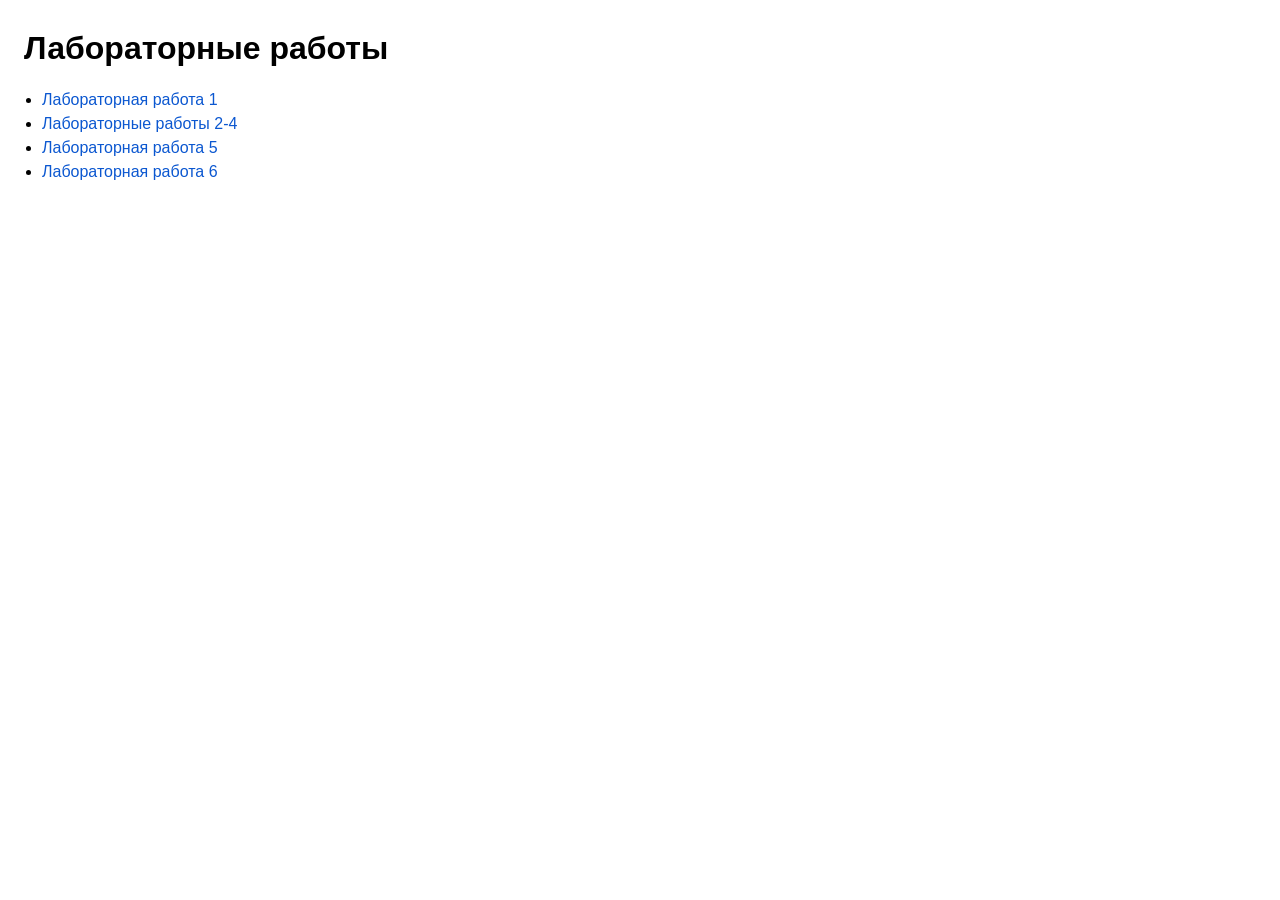
<file: index.html>
<!doctype html>
<html lang="ru">
  <head>
    <meta charset="UTF-8" />
    <meta name="viewport" content="width=device-width, initial-scale=1.0" />
    <title>10_Ivanov_Web</title>
    <style>
      body { font-family: Arial, sans-serif; margin: 24px; line-height: 1.5; }
      h1 { margin-bottom: 12px; }
      ul { padding-left: 18px; }
      a { color: #0b57d0; text-decoration: none; }
      a:hover { text-decoration: underline; }
    </style>
  </head>
  <body>
    <h1>Лабораторные работы</h1>
    <ul>
      <li><a href="./lab1/">Лабораторная работа 1</a></li>
      <li><a href="./lab_2_4/">Лабораторные работы 2-4</a></li>
      <li><a href="./lab5/">Лабораторная работа 5</a></li>
      <li><a href="./lab6/">Лабораторная работа 6</a></li>
    </ul>
  </body>
</html>
</file>
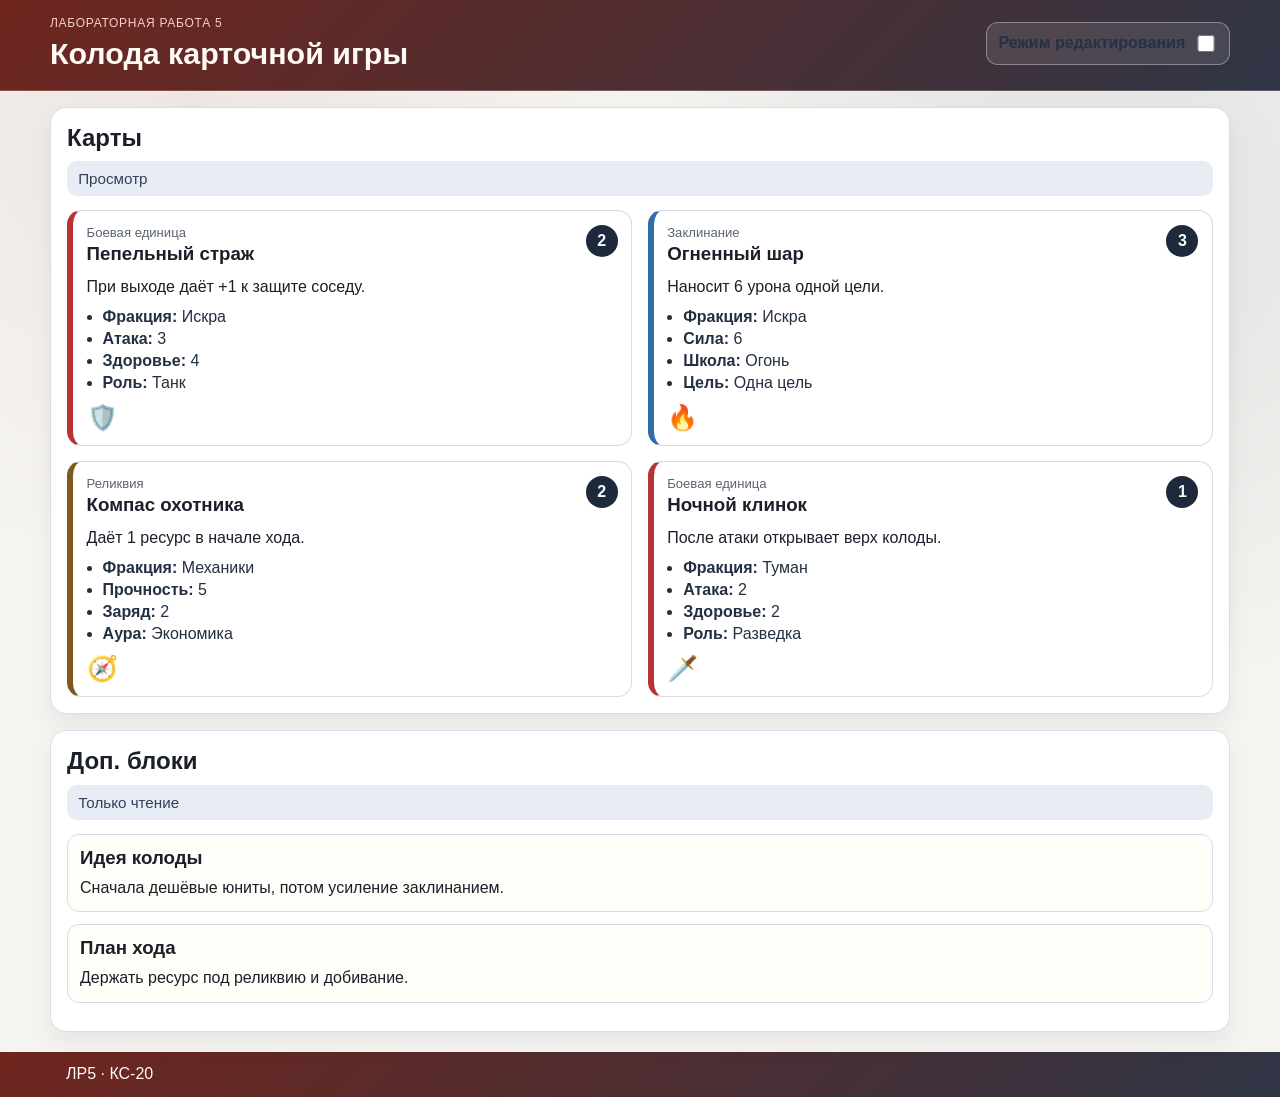
<file: lab5/index.html>
<!DOCTYPE html>
<html lang="ru">
  <head>
    <meta charset="UTF-8" />
    <meta name="viewport" content="width=device-width, initial-scale=1.0" />
    <title>Лабораторная работа 5</title>
    <link rel="stylesheet" href="./styles.css" />
    <script src="./app.js" defer></script>
  </head>
  <body></body>
</html>
</file>
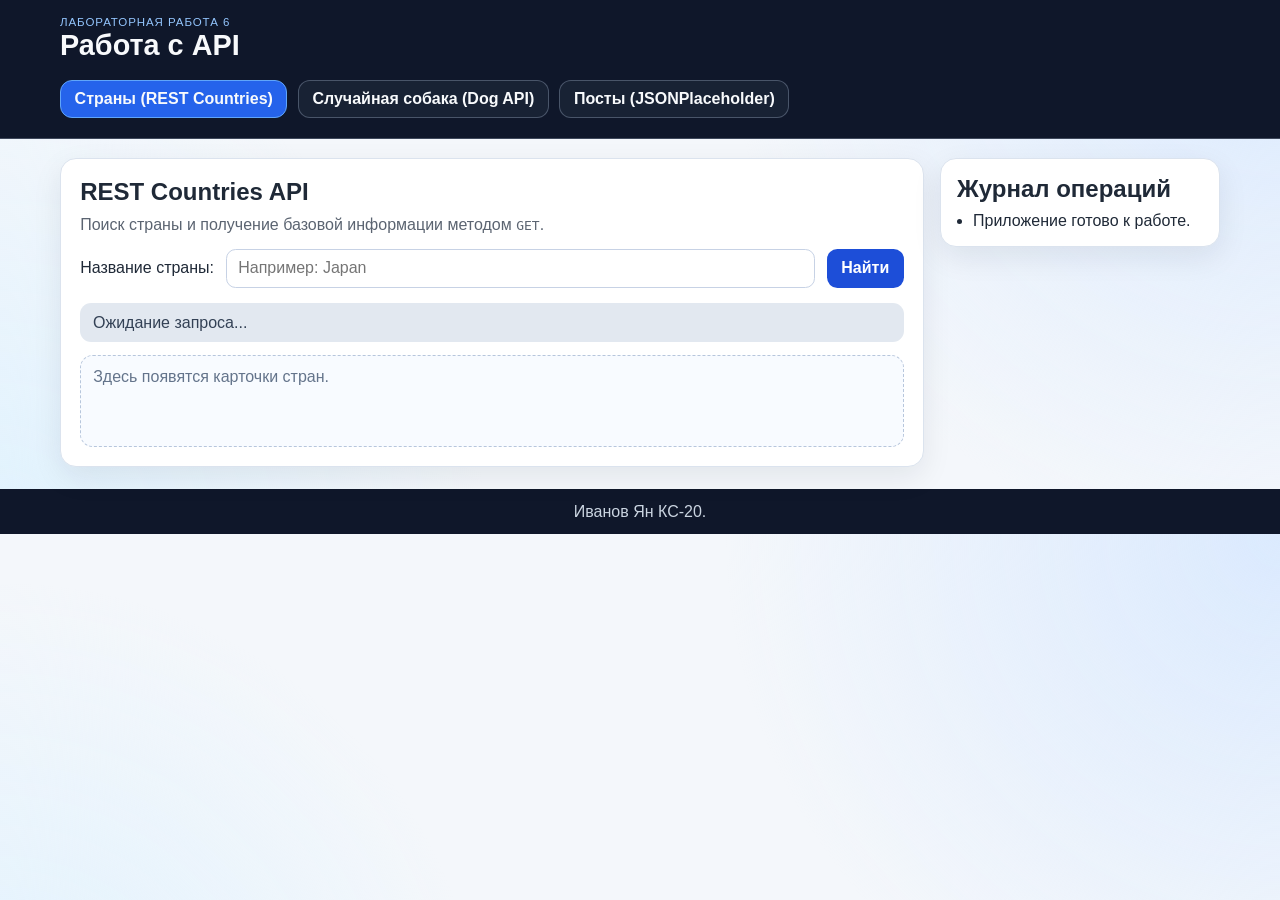
<file: lab6/index.html>
<!DOCTYPE html>
<html lang="ru">
  <head>
    <meta charset="UTF-8" />
    <meta name="viewport" content="width=device-width, initial-scale=1.0" />
    <title>Лабораторная работа 6</title>
    <link rel="stylesheet" href="./styles.css" />
    <script src="./app.js" defer></script>
  </head>
  <body>
    <header class="site-header">
      <div class="header-inner">
        <div>
          <p class="eyebrow">Лабораторная работа 6</p>
          <h1>Работа с API</h1>
        </div>
        <nav aria-label="Навигация по API">
          <ul class="menu">
            <li>
              <button class="menu-btn is-active" data-target="countries-panel" type="button">
                Страны (REST Countries)
              </button>
            </li>
            <li>
              <button class="menu-btn" data-target="dogs-panel" type="button">
                Случайная собака (Dog API)
              </button>
            </li>
            <li>
              <button class="menu-btn" data-target="posts-panel" type="button">
                Посты (JSONPlaceholder)
              </button>
            </li>
          </ul>
        </nav>
      </div>
    </header>

    <main class="layout">
      <section class="panel is-active" id="countries-panel" aria-labelledby="countries-title">
        <h2 id="countries-title">REST Countries API</h2>
        <p class="panel-description">
          Поиск страны и получение базовой информации методом <code>GET</code>.
        </p>

        <form id="country-form" class="form-row">
          <label for="country-input">Название страны:</label>
          <input id="country-input" name="country" placeholder="Например: Japan" required />
          <button type="submit">Найти</button>
        </form>

        <p class="status status-idle" id="country-status">Ожидание запроса...</p>

        <div class="result" id="country-result">
          <p class="placeholder">Здесь появятся карточки стран.</p>
        </div>
      </section>

      <section class="panel" id="dogs-panel" aria-labelledby="dogs-title" hidden>
        <h2 id="dogs-title">Dog CEO API</h2>
        <p class="panel-description">
          Получение случайного изображения собаки методом <code>GET</code>.
        </p>

        <div class="form-row">
          <button type="button" id="dog-btn">Показать случайную собаку</button>
        </div>

        <p class="status status-idle" id="dog-status">Ожидание запроса...</p>

        <div class="result" id="dog-result">
          <p class="placeholder">Изображение появится после запроса.</p>
        </div>
      </section>

      <section class="panel" id="posts-panel" aria-labelledby="posts-title" hidden>
        <h2 id="posts-title">JSONPlaceholder API</h2>
        <p class="panel-description">
          Демонстрация методов <code>GET</code>, <code>POST</code>, <code>PATCH</code>, <code>DELETE</code>.
        </p>

        <div class="stack">
          <section class="card">
            <h3>GET: список постов</h3>
            <button id="posts-load-btn" type="button">Загрузить 5 постов</button>
          </section>

          <section class="card">
            <h3>POST: создать пост</h3>
            <form id="post-create-form" class="stack">
              <label for="create-title">Заголовок</label>
              <input id="create-title" name="title" required />
              <label for="create-body">Текст</label>
              <textarea id="create-body" name="body" rows="4" required></textarea>
              <button type="submit">Создать</button>
            </form>
          </section>

          <section class="card">
            <h3>PATCH: обновить пост</h3>
            <form id="post-patch-form" class="stack">
              <label for="patch-id">ID поста</label>
              <input id="patch-id" name="id" type="number" min="1" required />
              <label for="patch-title">Новый заголовок</label>
              <input id="patch-title" name="title" />
              <label for="patch-body">Новый текст</label>
              <textarea id="patch-body" name="body" rows="3"></textarea>
              <button type="submit">Обновить</button>
            </form>
          </section>

          <section class="card">
            <h3>DELETE: удалить пост</h3>
            <form id="post-delete-form" class="form-row form-row-tight">
              <label for="delete-id">ID поста:</label>
              <input id="delete-id" name="id" type="number" min="1" required />
              <button type="submit" class="danger">Удалить</button>
            </form>
          </section>
        </div>

        <p class="status status-idle" id="post-status">Ожидание действий...</p>

        <div class="result" id="post-response">
          <p class="placeholder">Ответы API и список постов появятся здесь.</p>
        </div>
      </section>

      <aside class="sidebar" aria-labelledby="log-title">
        <h2 id="log-title">Журнал операций</h2>
        <ul id="log-list">
          <li>Приложение готово к работе.</li>
        </ul>
      </aside>
    </main>

    <footer class="site-footer">
      <p>Иванов Ян КС-20.</p>
    </footer>
  </body>
</html>
</file>
<file: lab5/styles.css>
:root {
  --bg: #f5f4f1;
  --surface: #ffffff;
  --ink: #1b1f2a;
  --muted: #5a6472;
  --line: #d8dce4;
  --brand: #9c3b2f;
  --brand-dark: #6f261e;
  --ok-bg: #d9f2e3;
  --ok-ink: #0f5132;
  --error-bg: #fde1e1;
  --error-ink: #8b1d1d;
  --idle-bg: #e8edf5;
  --idle-ink: #334155;
  --editing-bg: #fff3d6;
  --editing-ink: #8a6110;
}

* {
  box-sizing: border-box;
}

body {
  margin: 0;
  font-family: "Trebuchet MS", "Segoe UI", sans-serif;
  color: var(--ink);
  background:
    radial-gradient(circle at 15% 10%, rgba(156, 59, 47, 0.08), transparent 32%),
    radial-gradient(circle at 85% 20%, rgba(16, 24, 40, 0.09), transparent 35%),
    var(--bg);
}

.container {
  width: min(1180px, calc(100% - 2rem));
  margin-inline: auto;
}

.site-header,
.site-footer {
  color: #fffaf5;
  background: linear-gradient(135deg, var(--brand-dark), #2f3545);
}

.site-header {
  padding: 1rem 0 1.2rem;
  border-bottom: 1px solid rgba(255, 255, 255, 0.2);
}

.header-layout {
  display: flex;
  flex-wrap: wrap;
  align-items: center;
  justify-content: space-between;
  gap: 1rem;
}

.subtitle {
  margin: 0;
  color: #f8cfca;
  text-transform: uppercase;
  letter-spacing: 0.06em;
  font-size: 0.75rem;
}

h1,
h2,
h3,
p {
  margin: 0;
}

h1 {
  margin-top: 0.35rem;
  font-size: clamp(1.25rem, 2.8vw, 1.9rem);
}

.edit-toggle {
  display: flex;
  gap: 0.5rem;
  align-items: center;
  background: rgba(255, 255, 255, 0.1);
  border: 1px solid rgba(255, 255, 255, 0.35);
  border-radius: 0.75rem;
  padding: 0.55rem 0.7rem;
}

.edit-toggle label {
  font-weight: 600;
}

.edit-toggle input {
  width: 1.1rem;
  height: 1.1rem;
}

.page-main {
  display: grid;
  gap: 1rem;
  padding: 1rem 0 1.25rem;
}

.panel {
  background: var(--surface);
  border: 1px solid var(--line);
  border-radius: 1rem;
  padding: 1rem;
  box-shadow: 0 12px 24px rgba(0, 0, 0, 0.06);
}

.panel-head {
  display: grid;
  gap: 0.6rem;
  margin-bottom: 0.9rem;
}

.status {
  border-radius: 0.6rem;
  padding: 0.55rem 0.7rem;
  font-size: 0.95rem;
}

.status--idle {
  background: var(--idle-bg);
  color: var(--idle-ink);
}

.status--editing {
  background: var(--editing-bg);
  color: var(--editing-ink);
}

.status--success {
  background: var(--ok-bg);
  color: var(--ok-ink);
}

.status--error {
  background: var(--error-bg);
  color: var(--error-ink);
}

.deck-grid {
  display: grid;
  grid-template-columns: 1fr;
  gap: 0.95rem;
}

.deck-item {
  display: grid;
  gap: 0.75rem;
}

.card {
  border: 1px solid var(--line);
  border-left-width: 6px;
  border-radius: 0.9rem;
  padding: 0.85rem;
  background: #ffffff;
}

.card--unit {
  border-left-color: #b83434;
}

.card--spell {
  border-left-color: #2f6ea9;
}

.card--relic {
  border-left-color: #7f5a20;
}

.card__header {
  display: flex;
  align-items: start;
  justify-content: space-between;
  gap: 0.75rem;
}

.card__type {
  color: var(--muted);
  font-size: 0.82rem;
  margin-bottom: 0.2rem;
}

.card__cost {
  display: inline-grid;
  place-items: center;
  min-width: 2rem;
  min-height: 2rem;
  border-radius: 999px;
  font-weight: 700;
  background: #1e293b;
  color: #f8fafc;
}

.card__description {
  margin-top: 0.65rem;
  line-height: 1.35;
}

.card__meta {
  margin: 0.7rem 0 0;
  padding-left: 1rem;
  display: grid;
  gap: 0.25rem;
  color: #233042;
}

.card__symbol {
  margin-top: 0.65rem;
  font-size: 1.55rem;
}

.card-form,
.note-form {
  border: 1px dashed #c5ccd9;
  border-radius: 0.75rem;
  padding: 0.75rem;
  background: #fafcff;
  display: grid;
  gap: 0.55rem;
}

.field {
  display: grid;
  gap: 0.25rem;
}

label {
  font-weight: 600;
  color: #243244;
}

input,
textarea,
button {
  font: inherit;
}

input,
textarea {
  border: 1px solid #bdc8da;
  border-radius: 0.55rem;
  padding: 0.52rem 0.62rem;
  background: #ffffff;
}

textarea {
  resize: vertical;
}

.button {
  justify-self: start;
  border: 1px solid transparent;
  border-radius: 0.65rem;
  background: var(--brand);
  color: #ffffff;
  font-weight: 700;
  padding: 0.58rem 0.9rem;
  cursor: pointer;
}

.button:hover,
.button:focus-visible {
  opacity: 0.95;
}

.button--danger {
  background: #be2f2f;
}

.notes-grid {
  display: grid;
  gap: 0.75rem;
  margin-bottom: 0.75rem;
}

.note-card {
  border: 1px solid var(--line);
  border-radius: 0.75rem;
  padding: 0.75rem;
  background: #fffef9;
  display: grid;
  gap: 0.5rem;
}

.note-card p {
  line-height: 1.4;
}

.empty {
  color: var(--muted);
}

.site-footer {
  padding: 0.85rem 0;
}

.site-footer p {
  width: min(1180px, calc(100% - 2rem));
  margin: 0 auto;
}

@media (min-width: 900px) {
  .deck-grid {
    grid-template-columns: repeat(2, minmax(0, 1fr));
  }
}
</file>
<file: lab6/styles.css>
:root {
  --bg: #f4f7fb;
  --panel: #ffffff;
  --ink: #1f2937;
  --muted: #5b6471;
  --brand: #1d4ed8;
  --brand-soft: #dbeafe;
  --success: #166534;
  --success-bg: #dcfce7;
  --error: #991b1b;
  --error-bg: #fee2e2;
  --warning: #9a3412;
  --warning-bg: #ffedd5;
  --idle: #334155;
  --idle-bg: #e2e8f0;
  --border: #dbe3ee;
  --shadow: 0 10px 30px rgba(15, 23, 42, 0.08);
}

* {
  box-sizing: border-box;
}

body {
  margin: 0;
  font-family: "Segoe UI", Tahoma, Geneva, Verdana, sans-serif;
  color: var(--ink);
  background:
    radial-gradient(circle at top right, #dbeafe 0%, transparent 40%),
    radial-gradient(circle at bottom left, #e0f2fe 0%, transparent 35%),
    var(--bg);
}

.site-header,
.site-footer {
  background: #0f172a;
  color: #f8fafc;
}

.header-inner,
.layout {
  width: min(1160px, 100% - 2rem);
  margin-inline: auto;
}

.site-header {
  padding: 1rem 0 1.25rem;
  border-bottom: 1px solid rgba(148, 163, 184, 0.35);
}

.eyebrow {
  margin: 0;
  color: #93c5fd;
  letter-spacing: 0.08em;
  text-transform: uppercase;
  font-size: 0.72rem;
}

h1,
h2,
h3 {
  margin: 0 0 0.6rem;
}

h1 {
  font-size: clamp(1.25rem, 2.5vw, 1.8rem);
  line-height: 1.25;
}

.menu {
  list-style: none;
  margin: 1rem 0 0;
  padding: 0;
  display: flex;
  gap: 0.65rem;
  flex-wrap: wrap;
}

.menu-btn {
  border: 1px solid rgba(148, 163, 184, 0.4);
  background: rgba(30, 41, 59, 0.65);
  color: #f8fafc;
  padding: 0.55rem 0.85rem;
  border-radius: 0.75rem;
  cursor: pointer;
  transition: all 0.2s ease;
}

.menu-btn:hover,
.menu-btn:focus-visible {
  transform: translateY(-1px);
  background: rgba(30, 64, 175, 0.85);
  border-color: rgba(96, 165, 250, 0.75);
}

.menu-btn.is-active {
  background: #2563eb;
  border-color: #60a5fa;
}

.layout {
  display: grid;
  grid-template-columns: 1fr;
  gap: 1rem;
  padding: 1.2rem 0 1.4rem;
}

.panel,
.sidebar {
  background: var(--panel);
  border: 1px solid var(--border);
  border-radius: 1rem;
  padding: 1rem;
  box-shadow: var(--shadow);
}

.panel[hidden] {
  display: none;
}

.panel-description {
  color: var(--muted);
  margin-top: 0;
  margin-bottom: 0.95rem;
}

.form-row,
.stack {
  display: grid;
  gap: 0.6rem;
}

.form-row {
  grid-template-columns: 1fr;
  align-items: center;
}

.form-row-tight {
  grid-template-columns: 1fr;
}

input,
textarea,
button {
  font: inherit;
}

input,
textarea {
  border: 1px solid #c7d2e5;
  border-radius: 0.6rem;
  padding: 0.6rem 0.7rem;
  background: #ffffff;
}

button {
  width: fit-content;
  border: 1px solid transparent;
  border-radius: 0.65rem;
  padding: 0.6rem 0.85rem;
  background: var(--brand);
  color: #ffffff;
  font-weight: 600;
  cursor: pointer;
}

button:hover,
button:focus-visible {
  opacity: 0.95;
}

button.danger {
  background: #dc2626;
}

.card {
  border: 1px solid var(--border);
  border-radius: 0.9rem;
  padding: 0.85rem;
  background: #f8fafc;
}

.status {
  border-radius: 0.7rem;
  padding: 0.65rem 0.8rem;
  margin-top: 0.95rem;
  margin-bottom: 0.8rem;
}

.status-idle {
  color: var(--idle);
  background: var(--idle-bg);
}

.status-loading {
  color: var(--brand);
  background: var(--brand-soft);
}

.status-success {
  color: var(--success);
  background: var(--success-bg);
}

.status-error {
  color: var(--error);
  background: var(--error-bg);
}

.status-warning {
  color: var(--warning);
  background: var(--warning-bg);
}

.result {
  border: 1px dashed #b7c6dc;
  border-radius: 0.8rem;
  padding: 0.75rem;
  min-height: 92px;
  background: #f8fbff;
}

.placeholder {
  margin: 0;
  color: #64748b;
}

.country-grid,
.post-grid {
  display: grid;
  gap: 0.7rem;
}

.country-card,
.post-card {
  border: 1px solid var(--border);
  border-radius: 0.75rem;
  background: #ffffff;
  padding: 0.75rem;
}

.country-flag {
  max-width: 72px;
  border-radius: 0.4rem;
  border: 1px solid var(--border);
  display: block;
  margin-bottom: 0.6rem;
}

.dog-image {
  width: 100%;
  max-height: 330px;
  object-fit: cover;
  border-radius: 0.75rem;
  border: 1px solid var(--border);
}

pre {
  margin: 0;
  background: #0f172a;
  color: #e2e8f0;
  border-radius: 0.7rem;
  padding: 0.7rem;
  overflow-x: auto;
  font-size: 0.85rem;
}

.sidebar ul {
  margin: 0;
  padding-left: 1rem;
  display: grid;
  gap: 0.35rem;
}

.site-footer {
  padding: 0.85rem 0;
  text-align: center;
  color: #cbd5e1;
}

.site-footer p {
  width: min(1160px, 100% - 2rem);
  margin: 0 auto;
}

figure {
  margin: 0;
}

@media (min-width: 800px) {
  .layout {
    grid-template-columns: minmax(0, 1fr) 280px;
    align-items: start;
  }

  .panel {
    padding: 1.2rem;
  }

  .form-row {
    grid-template-columns: auto 1fr auto;
    gap: 0.75rem;
  }

  .stack {
    gap: 0.85rem;
  }

  .form-row-tight {
    grid-template-columns: auto 130px auto;
  }
}
</file>
